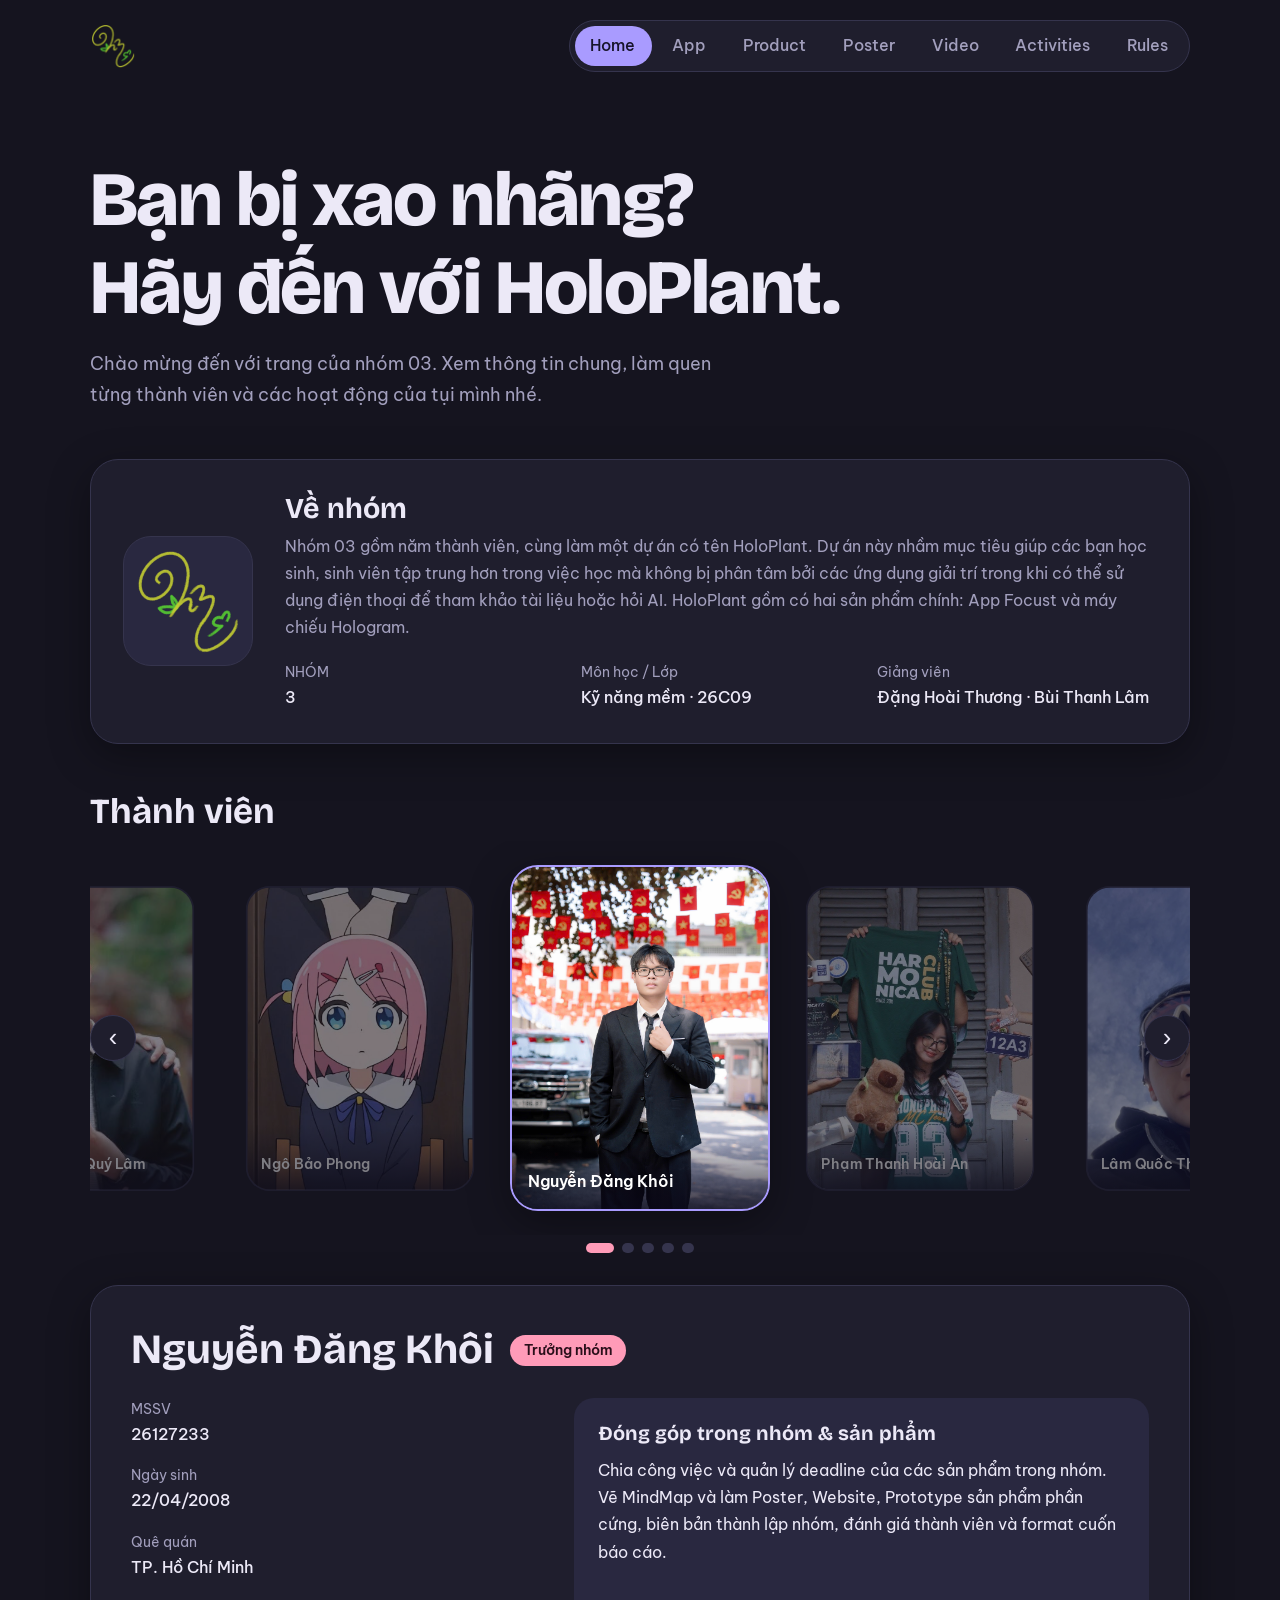
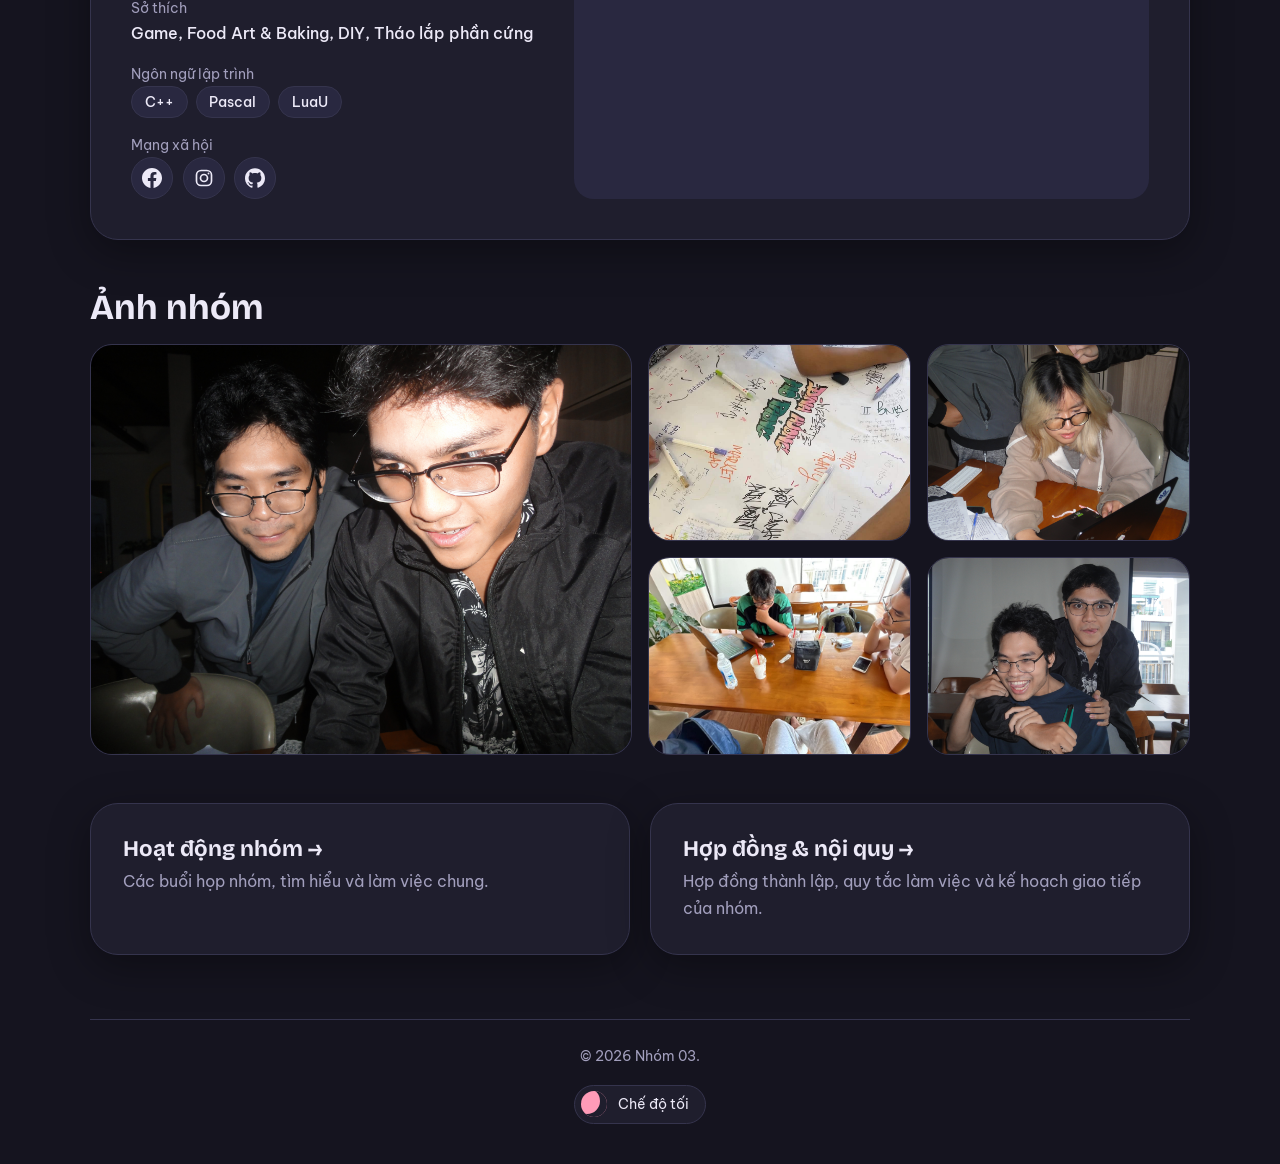
<file: index.html>
<!DOCTYPE html>
<html lang="vi" data-theme="dark">
<head>
<meta charset="UTF-8">
<meta name="viewport" content="width=device-width, initial-scale=1">
<title>Trang chủ | Nhóm 03</title>
<link rel="preconnect" href="https://fonts.googleapis.com">
<link rel="preconnect" href="https://fonts.gstatic.com" crossorigin>
<link href="https://fonts.googleapis.com/css2?family=Be+Vietnam+Pro:wght@400;500;600&family=Bricolage+Grotesque:wght@600;800&display=swap" rel="stylesheet">
<link rel="stylesheet" href="style.css">
<script src="script.js"></script>
</head>
<body data-page="home">
<div id="site-header"></div>
<main>
<section class="hero">
  <h1>Bạn bị xao nhãng?<br>Hãy đến với HoloPlant.</h1>
  <p class="lead">Chào mừng đến với trang của nhóm 03. Xem thông tin chung, làm quen từng thành viên và các hoạt động của tụi mình nhé.</p>
</section>

<section class="card about" id="about">
  <figure class="about-logo" data-label="Logo nhóm"><img src="images/logo.png" alt="Logo nhóm"></figure>
  <div class="about-body">
    <h2>Về nhóm</h2>
    <p>Nhóm 03 gồm năm thành viên, cùng làm một dự án có tên HoloPlant. Dự án này nhầm mục tiêu giúp các bạn học sinh, sinh viên tập trung hơn trong việc học mà không bị phân tâm bởi các ứng dụng giải trí trong khi có thể sử dụng điện thoại để tham khảo tài liệu hoặc hỏi AI. HoloPlant gồm có hai sản phẩm chính: App Focust và máy chiếu Hologram.</p>
    <dl class="info">
      <div><dt>NHÓM</dt><dd>3</dd></div>
      <div><dt>Môn học / Lớp</dt><dd>Kỹ năng mềm · 26C09</dd></div>
      <div><dt>Giảng viên</dt><dd>Đặng Hoài Thương · Bùi Thanh Lâm</dd></div>
    </dl>
  </div>
</section>

<h2 class="sec-title" id="members">Thành viên</h2>
<section class="members">
  <div class="carousel-wrap">
    <button class="arrow" id="prev" aria-label="Thành viên trước">‹</button>
    <div class="carousel" id="carousel" tabindex="0"></div>
    <button class="arrow" id="next" aria-label="Thành viên sau">›</button>
  </div>
  <div class="dots" id="dots"></div>

  <article class="profile" id="profile" aria-live="polite">
    <header class="profile-head">
      <h2 id="p-name"></h2>
      <span class="tag" id="p-role"></span>
    </header>
    <div class="profile-grid">
      <dl class="facts">
        <div><dt>MSSV</dt><dd id="p-id"></dd></div>
        <div><dt>Ngày sinh</dt><dd id="p-birth"></dd></div>
        <div><dt>Quê quán</dt><dd id="p-home"></dd></div>
        <div><dt>Sở thích</dt><dd id="p-hobby"></dd></div>
        <div><dt>Ngôn ngữ lập trình</dt><dd id="p-langs" class="chips"></dd></div>
        <div><dt>Mạng xã hội</dt><dd id="p-social" class="socials"></dd></div>
      </dl>
      <div class="bio">
        <h3>Đóng góp trong nhóm &amp; sản phẩm</h3>
        <p id="p-bio"></p>
      </div>
    </div>
  </article>
</section>

<h2 class="sec-title">Ảnh nhóm</h2>
<section class="gallery group" data-zoom>
  <figure data-label="Ảnh nhóm 1"><img src="images/group1.jpg" alt="Ảnh nhóm 1" loading="lazy"></figure>
  <figure data-label="Ảnh nhóm 2"><img src="images/group2.jpg" alt="Ảnh nhóm 2" loading="lazy"></figure>
  <figure data-label="Ảnh nhóm 3"><img src="images/group3.jpg" alt="Ảnh nhóm 3" loading="lazy"></figure>
  <figure data-label="Ảnh nhóm 4"><img src="images/group4.jpg" alt="Ảnh nhóm 4" loading="lazy"></figure>
  <figure data-label="Ảnh nhóm 5"><img src="images/group5.jpg" alt="Ảnh nhóm 5" loading="lazy"></figure>
</section>

<section class="cta">
  <a class="card" href="activities.html"><h3>Hoạt động nhóm →</h3><p>Các buổi họp nhóm, tìm hiểu và làm việc chung.</p></a>
  <a class="card" href="rules.html"><h3>Hợp đồng &amp; nội quy →</h3><p>Hợp đồng thành lập, quy tắc làm việc và kế hoạch giao tiếp của nhóm.</p></a>
</section>
</main>
<div id="site-footer"></div>
</body>
</html>
</file>
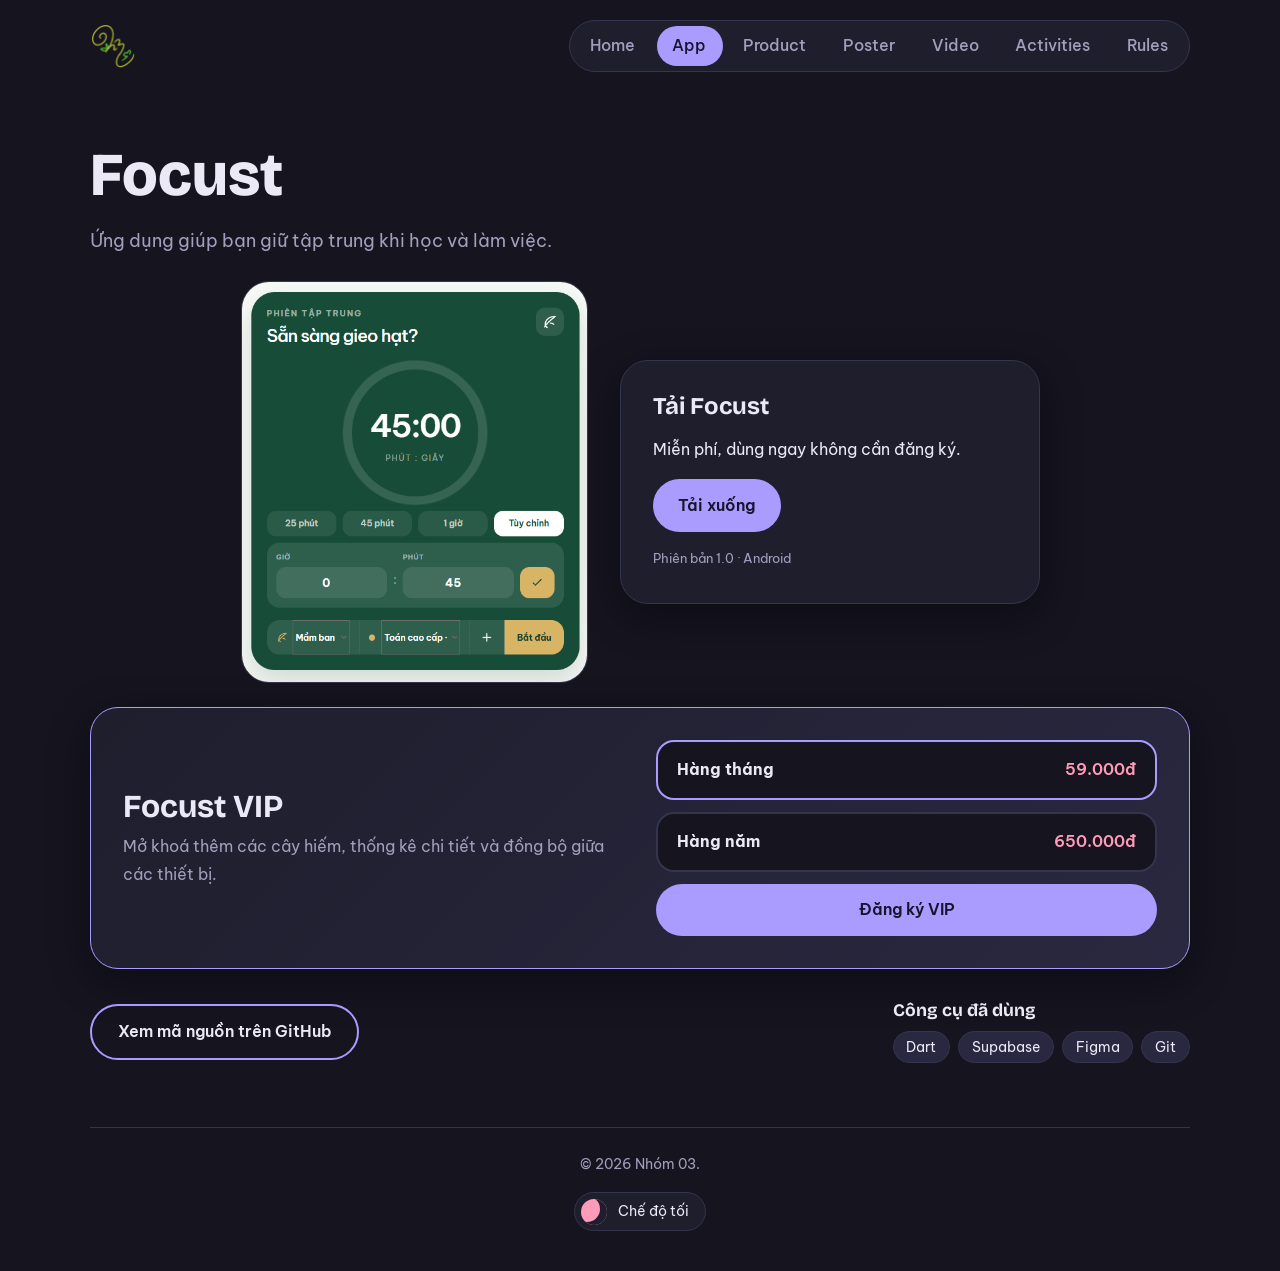
<file: app.html>
<!DOCTYPE html>
<html lang="vi" data-theme="dark">
<head>
<meta charset="UTF-8">
<meta name="viewport" content="width=device-width, initial-scale=1">
<title>App | Nhóm 03</title>
<link rel="preconnect" href="https://fonts.googleapis.com">
<link rel="preconnect" href="https://fonts.gstatic.com" crossorigin>
<link href="https://fonts.googleapis.com/css2?family=Be+Vietnam+Pro:wght@400;500;600&family=Bricolage+Grotesque:wght@600;800&display=swap" rel="stylesheet">
<link rel="stylesheet" href="style.css">
<script src="script.js"></script>
</head>
<body data-page="app">
<div id="site-header"></div>
<main>
<section class="page-title">
  <h1>Focust</h1>
  <p class="lead">Ứng dụng giúp bạn giữ tập trung khi học và làm việc.</p>
</section>

<section class="app-top">
  <div class="preview"><img src="images/focust-preview.png" alt="Ảnh xem trước ứng dụng Focust" onerror="this.parentNode.classList.add(&quot;empty&quot;)"></div>
  <aside class="card download">
    <h2>Tải Focust</h2>
    <p>Miễn phí, dùng ngay không cần đăng ký.</p>
    <a class="btn" href="#" download>Tải xuống</a>
    <small>Phiên bản 1.0 · Android</small>
  </aside>
</section>

<section class="card vip">
  <div>
    <h2>Focust VIP</h2>
    <p>Mở khoá thêm các cây hiếm, thống kê chi tiết và đồng bộ giữa các thiết bị.</p>
  </div>
  <div class="plans">
    <label class="plan"><input type="radio" name="plan" checked><span><b>Hàng tháng</b><em>59.000đ</em></span></label>
    <label class="plan"><input type="radio" name="plan"><span><b>Hàng năm</b><em>650.000đ</em></span></label>
    <a class="btn" href="#">Đăng ký VIP</a>
  </div>
</section>

<section class="source">
  <a class="btn ghost" href="https://github.com/quylam2008/2026_ky1_KNM_DA" target="_blank" rel="noopener">Xem mã nguồn trên GitHub</a>
  <div>
    <h3>Công cụ đã dùng</h3>
    <ul class="chips">
      <li>Dart</li><li>Supabase</li><li>Figma</li><li>Git</li>
    </ul>
  </div>
</section>
</main>
<div id="site-footer"></div>
</body>
</html>
</file>
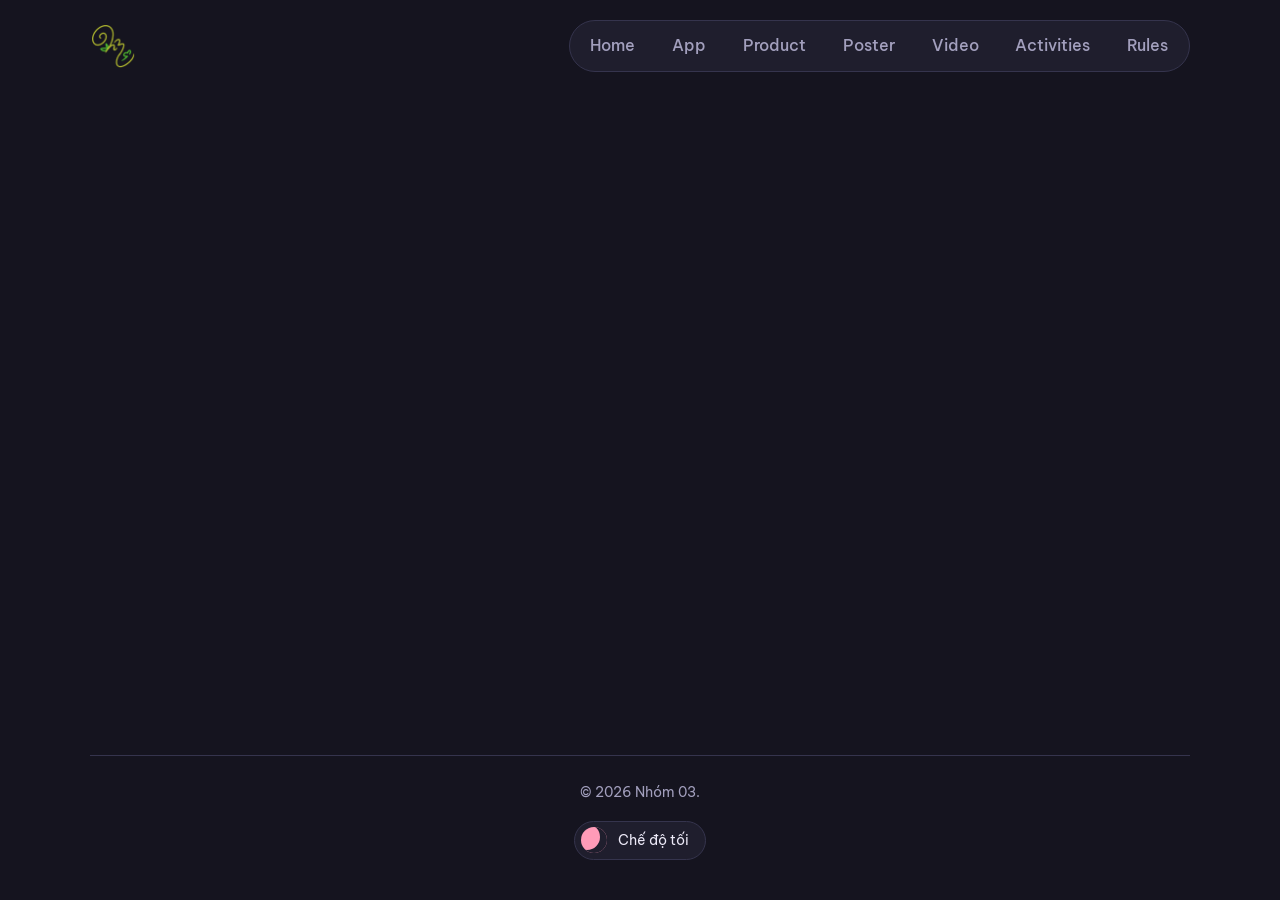
<file: member.html>
<!DOCTYPE html>
<html lang="vi" data-theme="dark">
<head>
<meta charset="UTF-8">
<meta name="viewport" content="width=device-width, initial-scale=1">
<title>Thành viên | Nhóm 03</title>
<link rel="preconnect" href="https://fonts.googleapis.com">
<link rel="preconnect" href="https://fonts.gstatic.com" crossorigin>
<link href="https://fonts.googleapis.com/css2?family=Be+Vietnam+Pro:wght@400;500;600&family=Bricolage+Grotesque:wght@600;800&display=swap" rel="stylesheet">
<link rel="stylesheet" href="style.css">
<script src="script.js"></script>
</head>
<body data-page="member">
<div id="site-header"></div>
<main>
<div id="member-root"></div>
</main>
<div id="site-footer"></div>
</body>
</html>
</file>
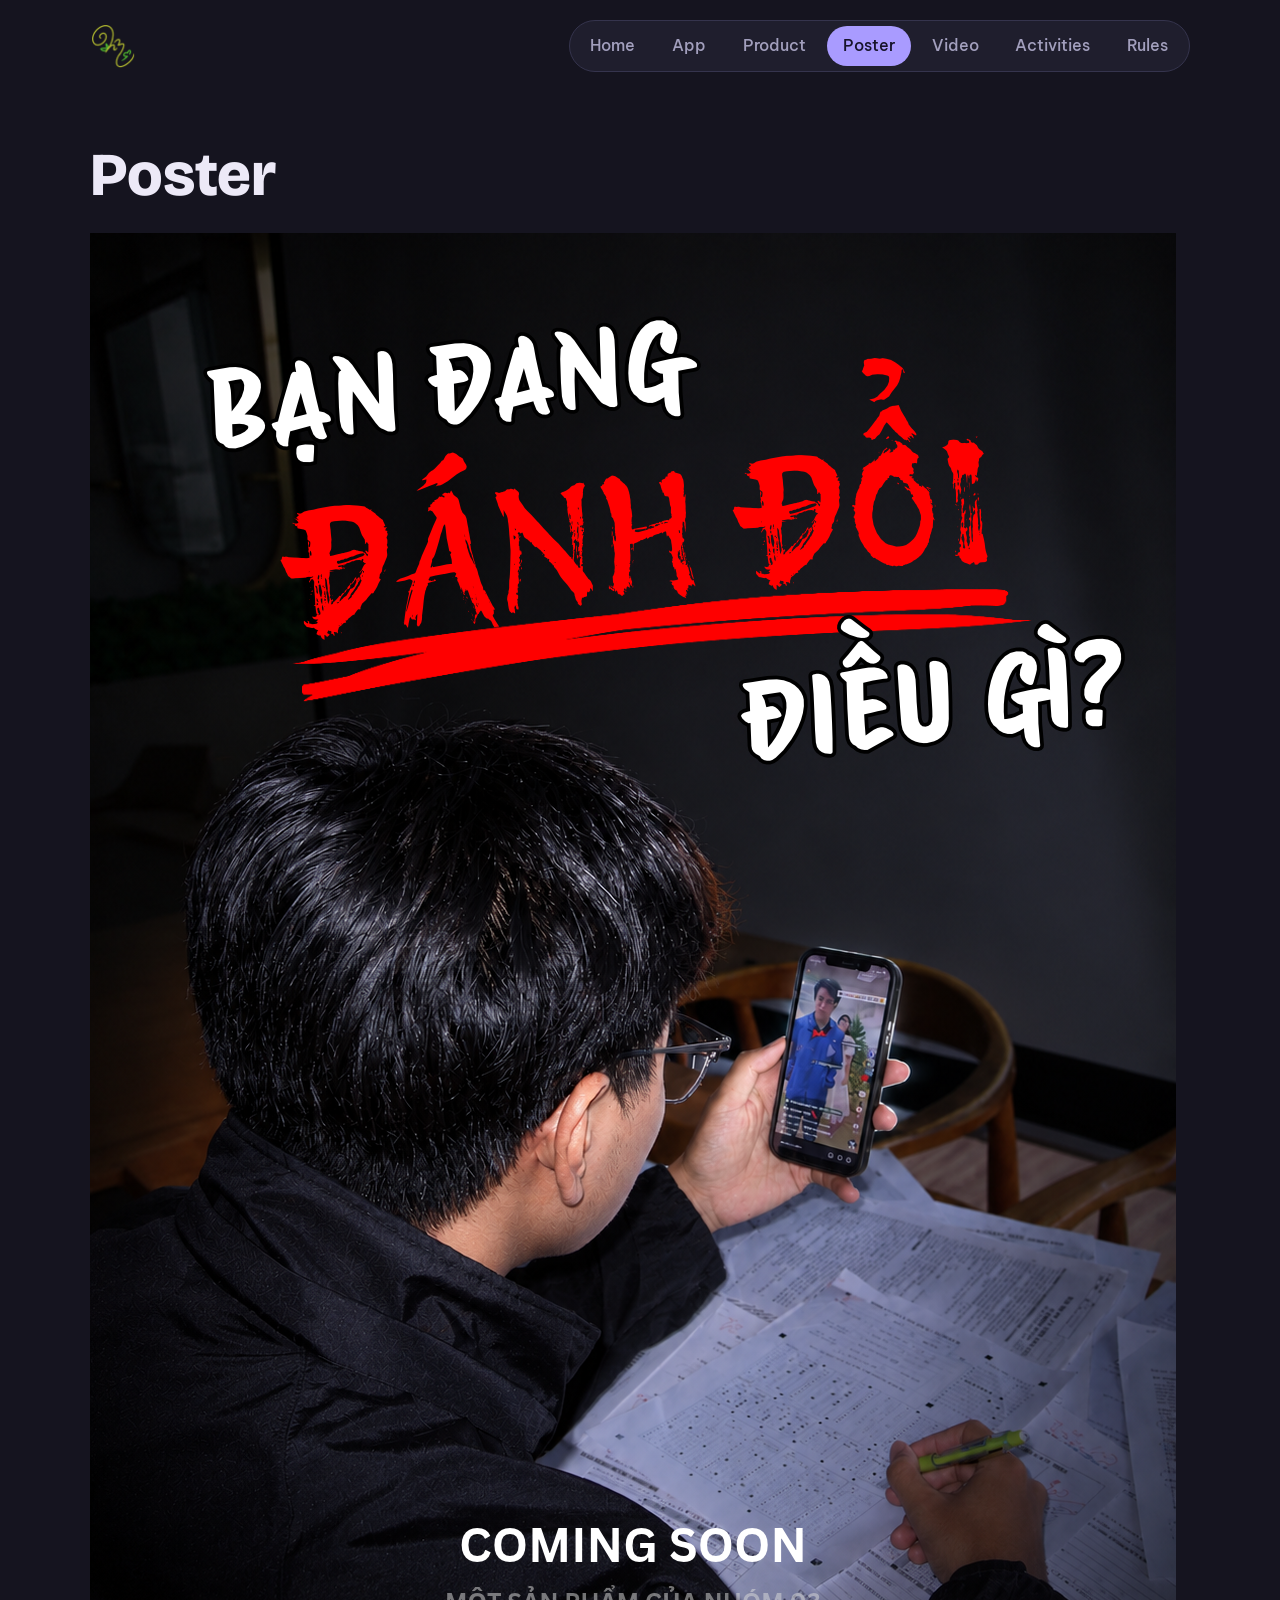
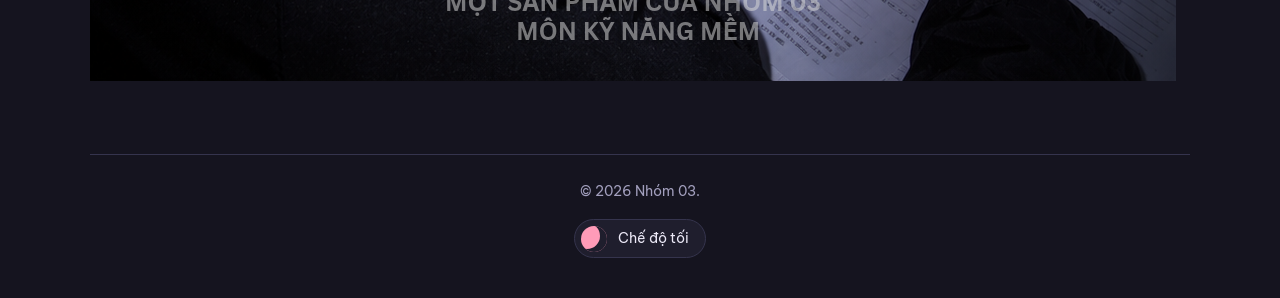
<file: poster.html>
<!DOCTYPE html>
<html lang="vi" data-theme="dark">
<head>
<meta charset="UTF-8">
<meta name="viewport" content="width=device-width, initial-scale=1">
<title>Poster | Nhóm 03</title>
<link rel="preconnect" href="https://fonts.googleapis.com">
<link rel="preconnect" href="https://fonts.gstatic.com" crossorigin>
<link href="https://fonts.googleapis.com/css2?family=Be+Vietnam+Pro:wght@400;500;600&family=Bricolage+Grotesque:wght@600;800&display=swap" rel="stylesheet">
<link rel="stylesheet" href="style.css">
<script src="script.js"></script>
</head>
<body data-page="poster">
<div id="site-header"></div>
<main>
<section class="page-title"><h1>Poster</h1></section>
<section>
  <img src="images/poster.jpg" alt="Poster của nhóm" onerror="this.outerHTML=&quot;<div class=\&quot;placeholder\&quot;>Thêm ảnh: images/poster.jpg</div>&quot;">
</section>
</main>
<div id="site-footer"></div>
</body>
</html>
</file>
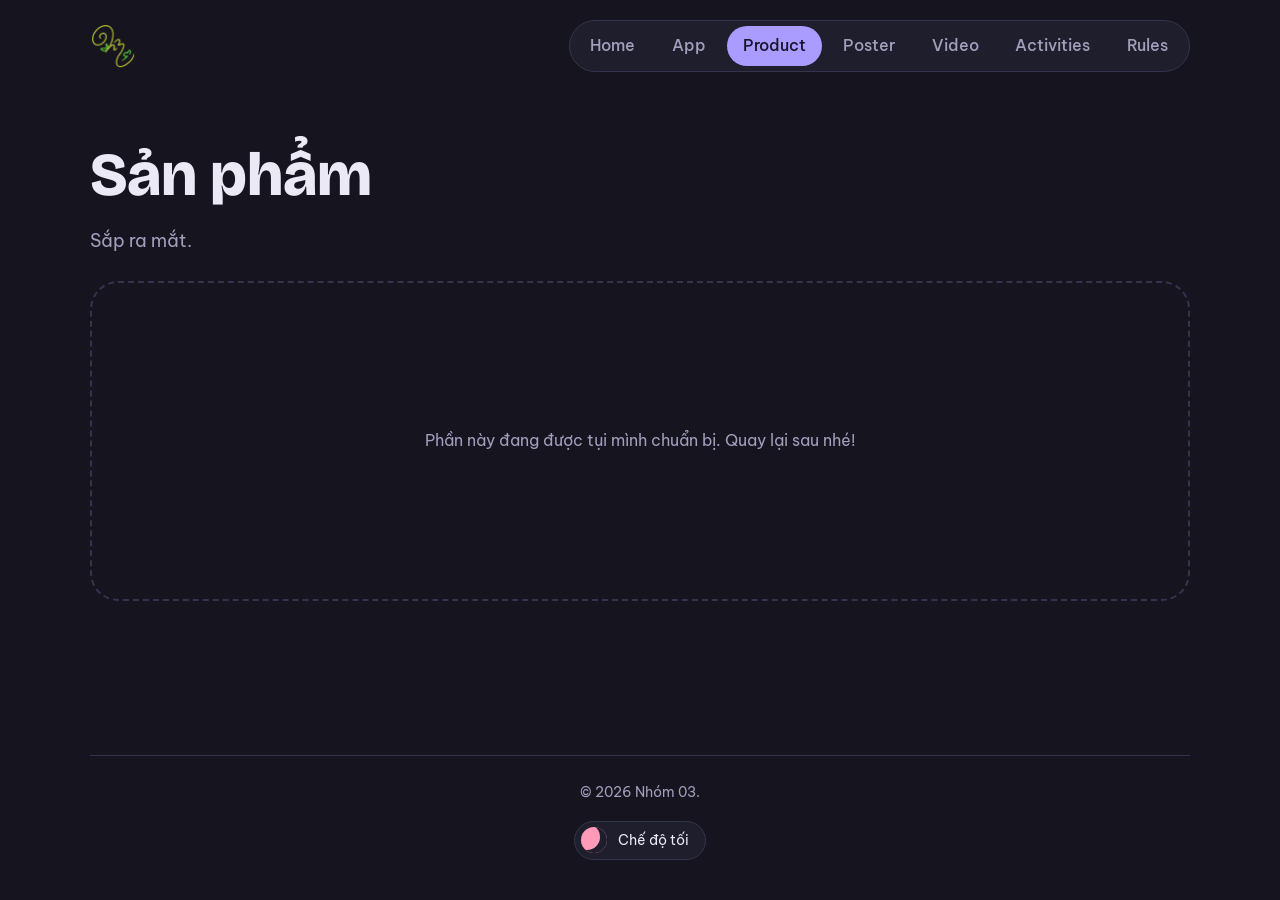
<file: product.html>
<!DOCTYPE html>
<html lang="vi" data-theme="dark">
<head>
<meta charset="UTF-8">
<meta name="viewport" content="width=device-width, initial-scale=1">
<title>Sản phẩm | Nhóm 03</title>
<link rel="preconnect" href="https://fonts.googleapis.com">
<link rel="preconnect" href="https://fonts.gstatic.com" crossorigin>
<link href="https://fonts.googleapis.com/css2?family=Be+Vietnam+Pro:wght@400;500;600&family=Bricolage+Grotesque:wght@600;800&display=swap" rel="stylesheet">
<link rel="stylesheet" href="style.css">
<script src="script.js"></script>
</head>
<body data-page="product">
<div id="site-header"></div>
<main>
<section class="page-title">
  <h1>Sản phẩm</h1>
  <p class="lead">Sắp ra mắt.</p>
</section>
<section class="tba"><p>Phần này đang được tụi mình chuẩn bị. Quay lại sau nhé!</p></section>
</main>
<div id="site-footer"></div>
</body>
</html>
</file>
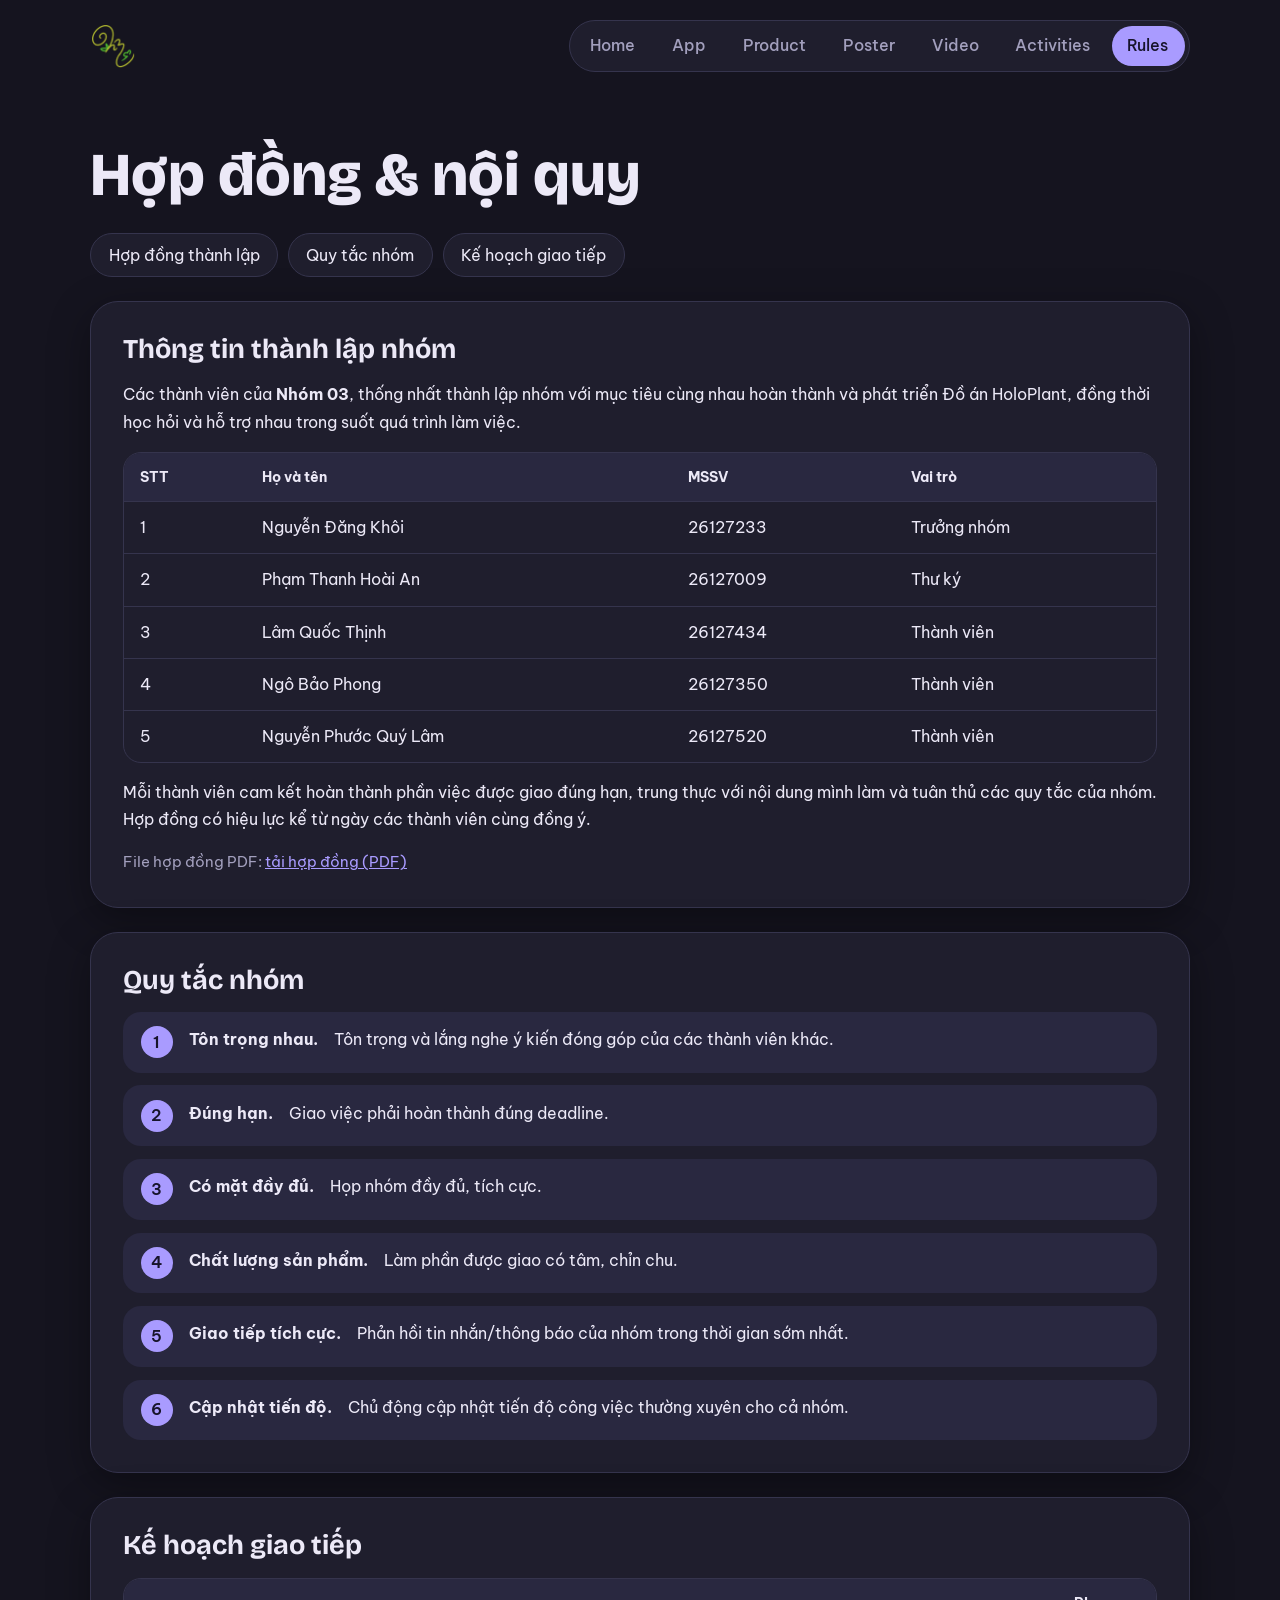
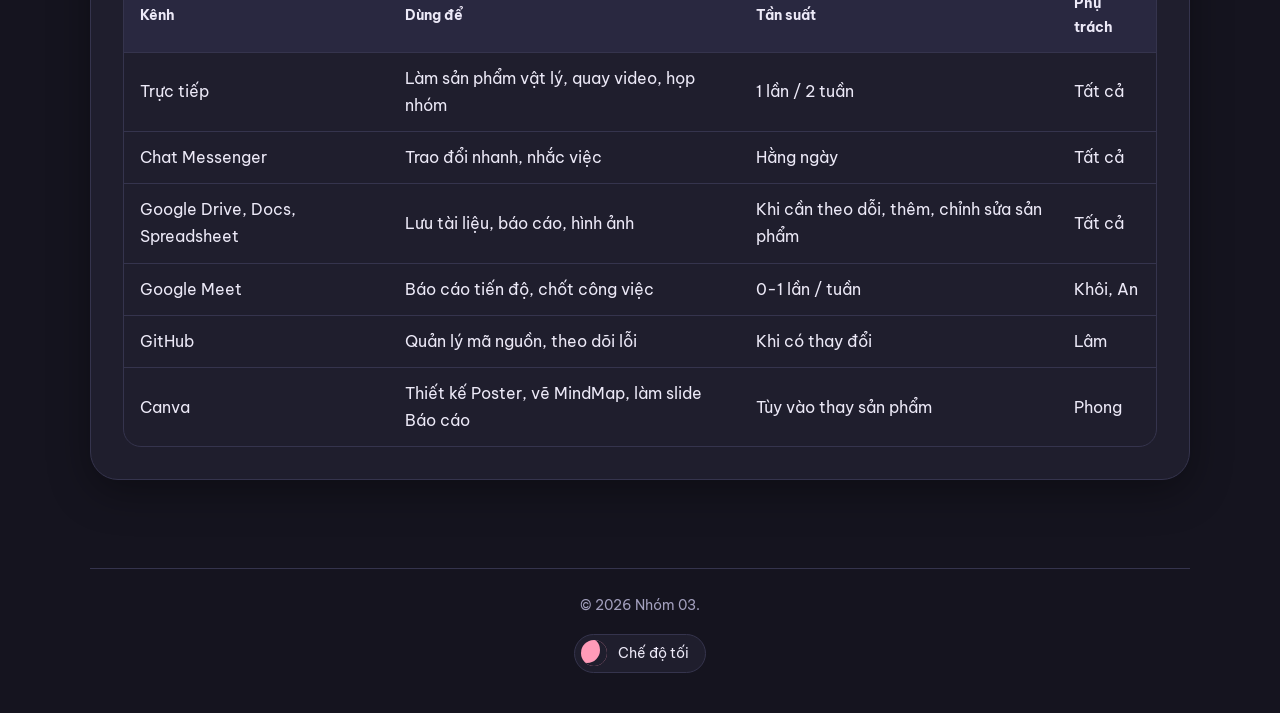
<file: rules.html>
<!DOCTYPE html>
<html lang="vi" data-theme="dark">
<head>
<meta charset="UTF-8">
<meta name="viewport" content="width=device-width, initial-scale=1">
<title>Hợp đồng & Nội quy | Nhóm 03</title>
<link rel="preconnect" href="https://fonts.googleapis.com">
<link rel="preconnect" href="https://fonts.gstatic.com" crossorigin>
<link href="https://fonts.googleapis.com/css2?family=Be+Vietnam+Pro:wght@400;500;600&family=Bricolage+Grotesque:wght@600;800&display=swap" rel="stylesheet">
<link rel="stylesheet" href="style.css">
<script src="script.js"></script>
</head>
<body data-page="rules">
<div id="site-header"></div>
<main>
<section class="page-title">
  <h1>Hợp đồng &amp; nội quy</h1>
  <div class="subnav"><a href="#contract">Hợp đồng thành lập</a><a href="#rules">Quy tắc nhóm</a><a href="#comms">Kế hoạch giao tiếp</a></div>
</section>

<section class="card doc" id="contract">
  <h2>Thông tin thành lập nhóm</h2>
  <p>Các thành viên của <b>Nhóm 03</b>, thống nhất thành lập nhóm với mục tiêu cùng nhau hoàn thành và phát triển Đồ án HoloPlant, đồng thời học hỏi và hỗ trợ nhau trong suốt quá trình làm việc.</p>
  <div class="tbl"><table>
    <thead><tr><th>STT</th><th>Họ và tên</th><th>MSSV</th><th>Vai trò</th></tr></thead>
    <tbody>
      <tr><td>1</td><td>Nguyễn Đăng Khôi</td><td>26127233</td><td>Trưởng nhóm</td></tr>
      <tr><td>2</td><td>Phạm Thanh Hoài An</td><td>26127009</td><td>Thư ký</td></tr>
      <tr><td>3</td><td>Lâm Quốc Thịnh</td><td>26127434</td><td>Thành viên</td></tr>
      <tr><td>4</td><td>Ngô Bảo Phong</td><td>26127350</td><td>Thành viên</td></tr>
      <tr><td>5</td><td>Nguyễn Phước Quý Lâm</td><td>26127520</td><td>Thành viên</td></tr>
    </tbody>
  </table></div>
  <p>Mỗi thành viên cam kết hoàn thành phần việc được giao đúng hạn, trung thực với nội dung mình làm và tuân thủ các quy tắc của nhóm. Hợp đồng có hiệu lực kể từ ngày các thành viên cùng đồng ý.</p>
  <p class="muted">File hợp đồng PDF: <a href="images/hop-dong.pdf" target="_blank" rel="noopener">tải hợp đồng (PDF)</a></p>
</section>

<section class="card doc" id="rules">
  <h2>Quy tắc nhóm</h2>
  <ol class="rules">
    <li><b>Tôn trọng nhau.</b> Tôn trọng và lắng nghe ý kiến đóng góp của các thành viên khác.</li>
    <li><b>Đúng hạn.</b> Giao việc phải hoàn thành đúng deadline.</li>
    <li><b>Có mặt đầy đủ.</b> Họp nhóm đầy đủ, tích cực.</li>
    <li><b>Chất lượng sản phẩm.</b> Làm phần được giao có tâm, chỉn chu.</li>
    <li><b>Giao tiếp tích cực.</b> Phản hồi tin nhắn/thông báo của nhóm trong thời gian sớm nhất.</li>
    <li><b>Cập nhật tiến độ.</b> Chủ động cập nhật tiến độ công việc thường xuyên cho cả nhóm.</li>
  </ol>
</section>

<section class="card doc" id="comms">
  <h2>Kế hoạch giao tiếp</h2>
  <div class="tbl"><table>
    <thead><tr><th>Kênh</th><th>Dùng để</th><th>Tần suất</th><th>Phụ trách</th></tr></thead>
    <tbody>
      <tr><td>Trực tiếp</td><td>Làm sản phẩm vật lý, quay video, họp nhóm</td><td>1 lần / 2 tuần</td><td>Tất cả</td></tr>
      <tr><td>Chat Messenger</td><td>Trao đổi nhanh, nhắc việc</td><td>Hằng ngày</td><td>Tất cả</td></tr>
      <tr><td>Google Drive, Docs, Spreadsheet</td><td>Lưu tài liệu, báo cáo, hình ảnh</td><td>Khi cần theo dỗi, thêm, chỉnh sửa sản phẩm</td><td>Tất cả</td></tr>
      <tr><td>Google Meet</td><td>Báo cáo tiến độ, chốt công việc</td><td>0-1 lần / tuần</td><td>Khôi, An</td></tr>
      <tr><td>GitHub</td><td>Quản lý mã nguồn, theo dõi lỗi</td><td>Khi có thay đổi</td><td>Lâm</td></tr>
      <tr><td>Canva</td><td>Thiết kế Poster, vẽ MindMap, làm slide Báo cáo</td><td>Tùy vào thay sản phẩm</td><td>Phong</td></tr>
    </tbody>
  </table></div>
</section>
</main>
<div id="site-footer"></div>
</body>
</html>
</file>
<file: style.css>
:root {
  --bg:#15141f; --surface:#1f1e2d; --surface2:#292840; --line:#35344d;
  --text:#ece9f7; --muted:#a29fbd; --accent:#a99bff; --accent2:#ff9bb8; --on-accent:#17142b;
  --shadow:0 12px 40px rgba(0,0,0,.35);
  --sw:260px;
  --display:"Bricolage Grotesque","Be Vietnam Pro",sans-serif;
  --body:"Be Vietnam Pro",system-ui,sans-serif;
}
[data-theme="light"] {
  --bg:#f7f4fb; --surface:#ffffff; --surface2:#ece7f7; --line:#ddd6ec;
  --text:#231f38; --muted:#6a6585; --accent:#6a52e8; --accent2:#e04f7d; --on-accent:#ffffff;
  --shadow:0 12px 36px rgba(70,50,130,.12);
}
:root { color-scheme:dark; }
[data-theme="light"] { color-scheme:light; }
html { background:var(--bg); }
* { box-sizing:border-box; margin:0; }
html { scroll-behavior:smooth; }
html { -webkit-text-size-adjust:100%; }
body { overflow-x:hidden; background:var(--bg); color:var(--text); font:400 1rem/1.7 var(--body); min-height:100vh; min-height:100dvh; display:flex; flex-direction:column; transition:background .3s,color .3s; }
main { flex:1; width:min(1100px,100% - 2rem); margin-inline:auto; padding-bottom:4rem; }
a { color:inherit; }
:focus-visible { outline:3px solid var(--accent); outline-offset:3px; }
h1,h2,h3 { font-family:var(--display); line-height:1.15; }

/* Nav */
.nav { display:flex; justify-content:space-between; align-items:center; gap:1rem; flex-wrap:wrap; width:min(1100px,100% - 2rem); margin:0 auto; padding:1.25rem 0; }
.logo { display:inline-flex; align-items:center; font:800 1.5rem var(--display); text-decoration:none; border-radius:16px; transition:.2s; }
.logo img { height:46px; width:auto; max-width:160px; display:block; border-radius:12px; }
.logo:hover { transform:scale(1.06) rotate(-2deg); }
.logo:active { transform:scale(.96); }
.nav nav { position:relative; display:flex; gap:.3rem; background:var(--surface); padding:.3rem; border-radius:999px; border:1px solid var(--line); }
.nav nav a { position:relative; z-index:1; text-decoration:none; padding:.4rem 1rem; border-radius:999px; color:var(--muted); font-weight:500; transition:.2s; }
.nav nav a:hover { color:var(--text); }
.nav nav a.active { color:var(--on-accent); animation:actColor .5s backwards; }
.pill { position:absolute; z-index:0; top:.3rem; bottom:.3rem; left:0; width:0; background:var(--accent); border-radius:999px; transition:transform .45s cubic-bezier(.65,0,.25,1), width .45s cubic-bezier(.65,0,.25,1); }
@keyframes actColor { from { color:var(--muted); } }

/* Hero / titles */
.hero { padding:4rem 0 2rem; }
.hero h1 { font-size:clamp(2.4rem,7vw,4.8rem); font-weight:800; letter-spacing:-.02em; }
.lead { color:var(--muted); font-size:1.15rem; margin-top:1rem; max-width:52ch; }
.page-title { padding:3rem 0 1.5rem; }
.page-title h1 { font-size:clamp(2.2rem,6vw,3.8rem); font-weight:800; }

/* Carousel */
.carousel-wrap { position:relative; }
.carousel { position:relative; -webkit-overflow-scrolling:touch; overscroll-behavior-x:contain; display:flex; gap:1.25rem; overflow-x:auto; scroll-snap-type:x mandatory; padding:1.5rem calc(50% - var(--sw) / 2); scrollbar-width:none; }
.carousel::-webkit-scrollbar { display:none; }
.slide { flex:0 0 var(--sw); scroll-snap-stop:always; -webkit-tap-highlight-color:transparent; aspect-ratio:3/4; position:relative; border-radius:28px; overflow:hidden; scroll-snap-align:center; background:var(--surface2); cursor:pointer; opacity:.45; transform:scale(.88); transition:.35s; border:2px solid transparent; }
.slide.on { opacity:1; transform:scale(1); border-color:var(--accent); box-shadow:var(--shadow); }
.slide img { width:100%; height:100%; object-fit:cover; display:block; }
.ph { position:absolute; inset:0; display:grid; place-items:center; font:800 4rem var(--display); color:var(--accent); z-index:0; }
.slide img { position:relative; z-index:1; }
.slide figcaption { position:absolute; z-index:2; left:0; right:0; bottom:0; padding:2rem 1rem .9rem; font-weight:600; background:linear-gradient(transparent,rgba(10,8,25,.8)); color:#fff; }
.arrow { position:absolute; top:50%; transform:translateY(-50%); z-index:5; width:46px; height:46px; border-radius:50%; border:1px solid var(--line); background:var(--surface); color:var(--text); font-size:1.6rem; cursor:pointer; transition:.2s; }
.arrow:hover { background:var(--accent); color:var(--on-accent); }
#prev { left:0; } #next { right:0; }
.dots { display:flex; justify-content:center; gap:.5rem; margin:.5rem 0 2rem; }
.dots button { width:10px; height:10px; border-radius:99px; border:0; background:var(--line); cursor:pointer; transition:.3s; }
.dots button.on { width:28px; background:var(--accent2); }

/* Profile */
.profile { background:var(--surface); border:1px solid var(--line); border-radius:28px; padding:clamp(1.25rem,4vw,2.5rem); box-shadow:var(--shadow); }
.profile.swap { animation:swap .4s ease; }
@keyframes swap { from { opacity:.3; transform:translateY(10px); } }
.profile-head { display:flex; align-items:center; gap:1rem; flex-wrap:wrap; margin-bottom:1.5rem; }
.profile-head h2 { font-size:clamp(1.8rem,4vw,2.6rem); }
.tag { background:var(--accent2); color:#2a0f1a; font-weight:600; font-size:.85rem; padding:.25rem .85rem; border-radius:99px; }
.profile-grid { display:grid; grid-template-columns:1fr 1.4fr; gap:2rem; }
.facts { display:grid; gap:1rem; align-content:start; }
dt { color:var(--muted); font-size:.85rem; }
dd { font-weight:500; margin:0; }
.bio { background:var(--surface2); border-radius:20px; padding:1.5rem; }
.bio h3 { font-size:1.25rem; margin-bottom:.75rem; }
.bio p { min-height:12rem; }
.socials { display:flex; flex-wrap:wrap; gap:.6rem; margin:0; }
.soc { width:42px; height:42px; display:grid; place-items:center; border-radius:50%; background:var(--surface2); border:1px solid var(--line); color:var(--text); transition:.2s; }
.soc svg { width:20px; height:20px; }
.soc svg.fl { fill:currentColor; }
.soc svg.st { fill:none; stroke:currentColor; stroke-width:2; stroke-linecap:round; stroke-linejoin:round; }
.soc:hover { background:var(--accent); color:var(--on-accent); transform:translateY(-3px); }
.chips { display:flex; flex-wrap:wrap; gap:.5rem; list-style:none; padding:0; }
.chips span,.chips a,.chips li { background:var(--surface2); border:1px solid var(--line); padding:.15rem .8rem; border-radius:99px; font-size:.9rem; text-decoration:none; }
.chips a:hover { background:var(--accent); color:var(--on-accent); }

/* Cards & buttons */
.card { background:var(--surface); border:1px solid var(--line); border-radius:28px; padding:2rem; box-shadow:var(--shadow); }
.btn { display:inline-block; background:var(--accent); color:var(--on-accent); font-weight:600; text-decoration:none; padding:.8rem 1.6rem; border-radius:99px; border:0; cursor:pointer; transition:.2s; }
.btn:hover { transform:translateY(-2px); filter:brightness(1.1); }
.btn.ghost { background:transparent; color:var(--text); border:2px solid var(--accent); }
.btn.ghost:hover { background:var(--accent); color:var(--on-accent); }

/* App */
.app-top { display:grid; grid-template-columns:auto minmax(280px,420px); justify-content:center; gap:2rem; align-items:center; margin-bottom:1.5rem; }
.preview { background:var(--surface2); border-radius:28px; overflow:hidden; min-height:320px; border:1px solid var(--line); display:grid; }
.preview img { width:auto; max-width:100%; height:auto; max-height:400px; display:block; }
.preview.empty::after { content:"Thêm ảnh: images/focust-preview.png"; place-self:center; color:var(--muted); padding:1rem; text-align:center; }
.download { display:flex; flex-direction:column; justify-content:center; gap:1rem; align-items:flex-start; }
.download small { color:var(--muted); }
.vip { display:grid; grid-template-columns:1fr 1fr; gap:2rem; align-items:center; border-color:var(--accent); background:linear-gradient(135deg,var(--surface),var(--surface2)); }
.vip h2 { font-size:2rem; margin-bottom:.5rem; } .vip p { color:var(--muted); }
.plans { display:grid; gap:.75rem; }
.plan input { position:absolute; opacity:0; }
.plan span { display:flex; justify-content:space-between; padding:.9rem 1.2rem; border:2px solid var(--line); border-radius:18px; cursor:pointer; transition:.2s; background:var(--bg); }
.plan em { font-style:normal; color:var(--accent2); font-weight:600; }
.plan input:checked + span { border-color:var(--accent); }
.plan input:focus-visible + span { outline:3px solid var(--accent); outline-offset:2px; }
.plans .btn { text-align:center; }
.source { display:flex; justify-content:space-between; align-items:center; gap:1.5rem; flex-wrap:wrap; margin-top:2rem; }
.source h3 { margin-bottom:.6rem; font-size:1.1rem; }

/* Media pages */
.media img,.media video { width:100%; border-radius:28px; display:block; border:1px solid var(--line); box-shadow:var(--shadow); background:var(--surface2); }
.media img { max-height:80vh; object-fit:contain; }
.placeholder,.tba p { display:grid; place-items:center; min-height:320px; border:2px dashed var(--line); border-radius:28px; color:var(--muted); text-align:center; padding:1rem; }

/* Footer */
.footer { width:min(1100px,100% - 2rem); margin:0 auto; border-top:1px solid var(--line); padding:1.5rem 0 2.5rem; display:flex; flex-direction:column; align-items:center; gap:1rem; color:var(--muted); font-size:.9rem; text-align:center; }
.theme { display:flex; align-items:center; gap:.7rem; background:var(--surface); color:var(--text); border:1px solid var(--line); border-radius:99px; padding:.35rem 1rem .35rem .4rem; cursor:pointer; font:inherit; }
.knob { width:26px; height:26px; border-radius:50%; background:var(--accent2); box-shadow:inset -7px -3px 0 0 var(--surface); transition:.3s; }
[data-theme="light"] .knob { background:#ffb347; box-shadow:none; }

@media (max-width:800px) {
  .profile-grid,.app-top,.vip { grid-template-columns:1fr; }
  .arrow { display:none; }
  .bio p { min-height:0; }
}
@media (max-width:600px) {
  :root { --sw:210px; }
  main,.nav,.footer { width:calc(100% - 1.5rem); }
  .nav { padding:.9rem 0; }
  .logo img { height:40px; }
  .nav nav { order:3; width:100%; justify-content:space-between; overflow-x:auto; scrollbar-width:none; }
  .nav nav::-webkit-scrollbar { display:none; }
  .nav nav a { padding:.45rem .7rem; font-size:.92rem; white-space:nowrap; }
  .hero { padding:2rem 0 .5rem; }
  .lead { font-size:1.02rem; }
  .page-title { padding:1.5rem 0 1rem; }
  .carousel { gap:.9rem; }
  .profile,.card { padding:1.25rem; border-radius:22px; }
  .bio { padding:1.1rem; }
  .preview { min-height:220px; border-radius:22px; }
  .source { flex-direction:column; align-items:flex-start; }
  .btn { padding:.85rem 1.4rem; }
  .download .btn,.source .btn { width:100%; text-align:center; }
  .media img,.media video,.placeholder,.tba p { border-radius:20px; }
}
@media (hover:none) { .logo:hover,.btn:hover { transform:none; filter:none; } }
/* Giới thiệu nhóm */
.sec-title { font-size:clamp(1.6rem,4vw,2.2rem); margin:3rem 0 .5rem; scroll-margin-top:1rem; }
.about { display:grid; grid-template-columns:auto 1fr; gap:1.5rem 2rem; align-items:center; margin-top:1rem; }
.about-logo { width:130px; height:130px; border-radius:28px; background:var(--surface2); border:1px solid var(--line); display:grid; place-items:center; overflow:hidden; position:relative; margin:0; }
.about-logo img { width:100%; height:100%; object-fit:contain; padding:.6rem; }
.about-body h2 { font-size:1.8rem; margin-bottom:.5rem; }
.about-body > p { color:var(--muted); }
.info { display:grid; grid-template-columns:repeat(auto-fit,minmax(170px,1fr)); gap:1rem; margin-top:1.2rem; }
.stats { grid-column:1 / -1; display:grid; grid-template-columns:repeat(3,1fr); gap:1rem; }
.stats div { background:var(--surface2); border-radius:20px; padding:1rem; text-align:center; }
.stats b { display:block; font:800 2.2rem var(--display); color:var(--accent2); line-height:1.2; }
.stats span { color:var(--muted); font-size:.9rem; }

/* Thư viện ảnh */
.gallery { display:grid; grid-template-columns:repeat(auto-fill,minmax(220px,1fr)); gap:1rem; margin-top:1rem; }
.gallery figure, .act figure { margin:0; position:relative; aspect-ratio:4/3; border-radius:22px; overflow:hidden; background:var(--surface2); border:1px solid var(--line); }
.gallery figure:not(.empty) { cursor:zoom-in; }
.gallery img, .act img { width:100%; height:100%; object-fit:cover; display:block; transition:transform .4s; }
.gallery figure:hover img { transform:scale(1.05); }
.gallery.group figure:first-child { grid-column:span 2; grid-row:span 2; aspect-ratio:auto; }
.gallery.group figure:first-child img { position:absolute; inset:0; }
.empty::after { content:attr(data-label); position:absolute; inset:0; display:grid; place-items:center; text-align:center; padding:1rem; color:var(--muted); font-size:.9rem; }
.lb { position:fixed; inset:0; z-index:100; background:rgba(8,6,20,.9); display:grid; place-items:center; padding:1rem; cursor:zoom-out; animation:inUp .25s; }
.lb img { max-width:100%; max-height:92vh; border-radius:18px; }

/* Liên kết nhanh */
.cta { display:grid; grid-template-columns:1fr 1fr; gap:1.25rem; margin-top:3rem; }
.cta a { text-decoration:none; transition:.25s; }
.cta a:hover { transform:translateY(-4px); border-color:var(--accent); }
.cta h3 { font-size:1.4rem; margin-bottom:.4rem; }
.cta p { color:var(--muted); }

/* Hoạt động */
.timeline { display:grid; gap:2rem; }
.act { display:grid; grid-template-columns:1fr 1.1fr; gap:2rem; align-items:center; }
.act:nth-child(even) figure { order:2; }
.act h2 { font-size:1.6rem; margin:.5rem 0; }
.act p { color:var(--muted); }
.chip-date { background:var(--accent2); color:#2a0f1a; font-weight:600; font-size:.85rem; padding:.2rem .8rem; border-radius:99px; }

/* Hợp đồng & nội quy */
.subnav { display:flex; flex-wrap:wrap; gap:.6rem; margin-top:1.5rem; }
.subnav a { text-decoration:none; padding:.45rem 1.1rem; border-radius:99px; border:1px solid var(--line); background:var(--surface); transition:.2s; }
.subnav a:hover { background:var(--accent); color:var(--on-accent); }
.doc { margin-bottom:1.5rem; scroll-margin-top:1rem; display:grid; gap:1rem; }
.doc h2 { font-size:1.7rem; }
.muted { color:var(--muted); font-size:.92rem; }
.muted a { color:var(--accent); }
.tbl { overflow-x:auto; border:1px solid var(--line); border-radius:18px; }
table { width:100%; border-collapse:collapse; min-width:520px; }
th, td { text-align:left; padding:.75rem 1rem; border-bottom:1px solid var(--line); }
th { background:var(--surface2); font-size:.9rem; }
tr:last-child td { border-bottom:0; }
.rules { list-style:none; padding:0; counter-reset:r; display:grid; gap:.8rem; }
.rules li { counter-increment:r; display:flex; gap:1rem; align-items:flex-start; background:var(--surface2); padding:.9rem 1.1rem; border-radius:18px; }
.rules li::before { content:counter(r); flex:0 0 2rem; height:2rem; display:grid; place-items:center; border-radius:50%; background:var(--accent); color:var(--on-accent); font-weight:600; }

@media (max-width:800px) {
  .act,.cta { grid-template-columns:1fr; }
  .act:nth-child(even) figure { order:0; }
}
@media (max-width:600px) {
  .about { grid-template-columns:1fr; }
  .about-logo { width:100px; height:100px; }
  .stats b { font-size:1.7rem; }
  .gallery { grid-template-columns:1fr 1fr; gap:.7rem; }
  .gallery.group figure:first-child { grid-column:span 2; grid-row:auto; aspect-ratio:4/3; }
}

/* Chuyển trang */
@keyframes inNext { from { opacity:0; transform:translateX(80px); } }
@keyframes inPrev { from { opacity:0; transform:translateX(-80px); } }
@keyframes inUp { from { opacity:0; transform:translateY(16px); } }
@keyframes outNext { to { opacity:0; transform:translateX(-80px); } }
@keyframes outPrev { to { opacity:0; transform:translateX(80px); } }
[data-enter="next"] main { animation:inNext .5s cubic-bezier(.2,.7,.2,1) backwards; }
[data-enter="prev"] main { animation:inPrev .5s cubic-bezier(.2,.7,.2,1) backwards; }
[data-enter="up"] main { animation:inUp .5s cubic-bezier(.2,.7,.2,1) backwards; }
html.leaving-next main { animation:outNext .28s ease-in forwards; }
html.leaving-prev main { animation:outPrev .28s ease-in forwards; }
@media (prefers-reduced-motion:reduce) { * { animation:none !important; transition:none !important; scroll-behavior:auto !important; } }
</file>
